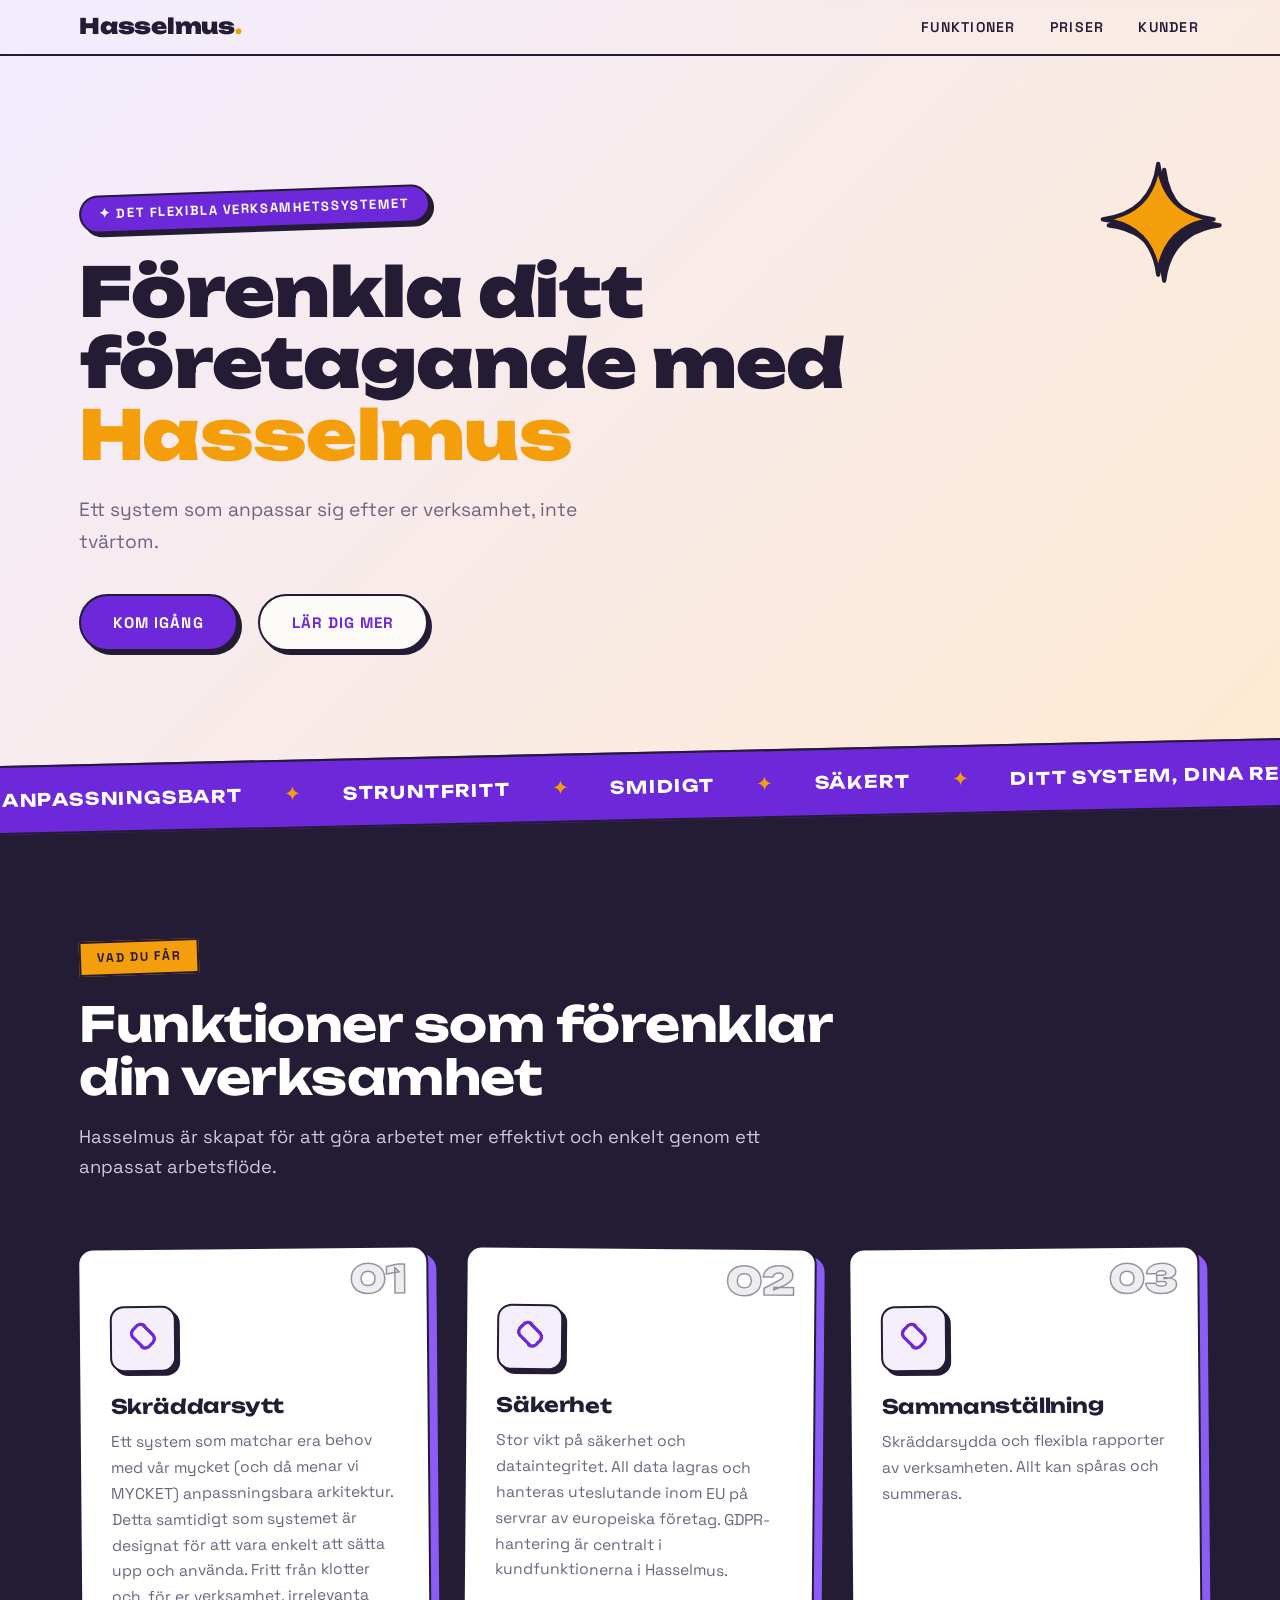
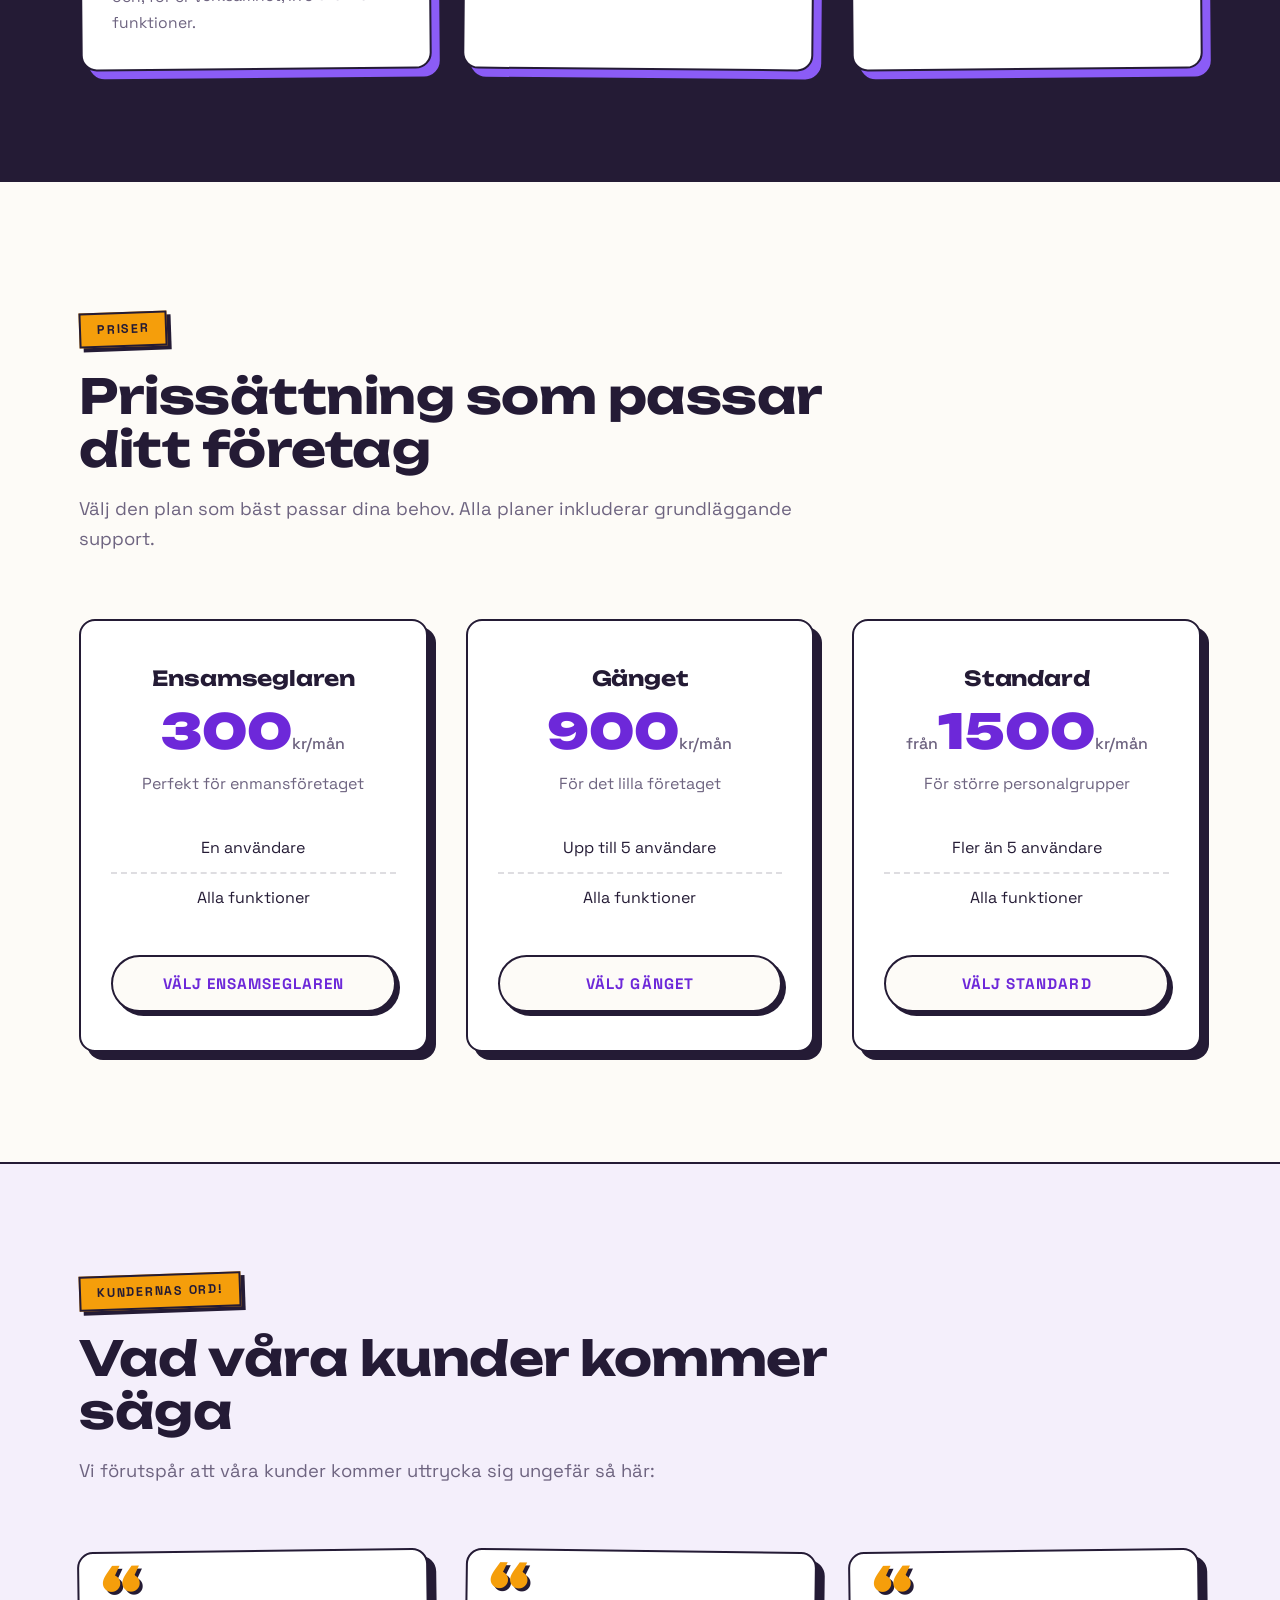
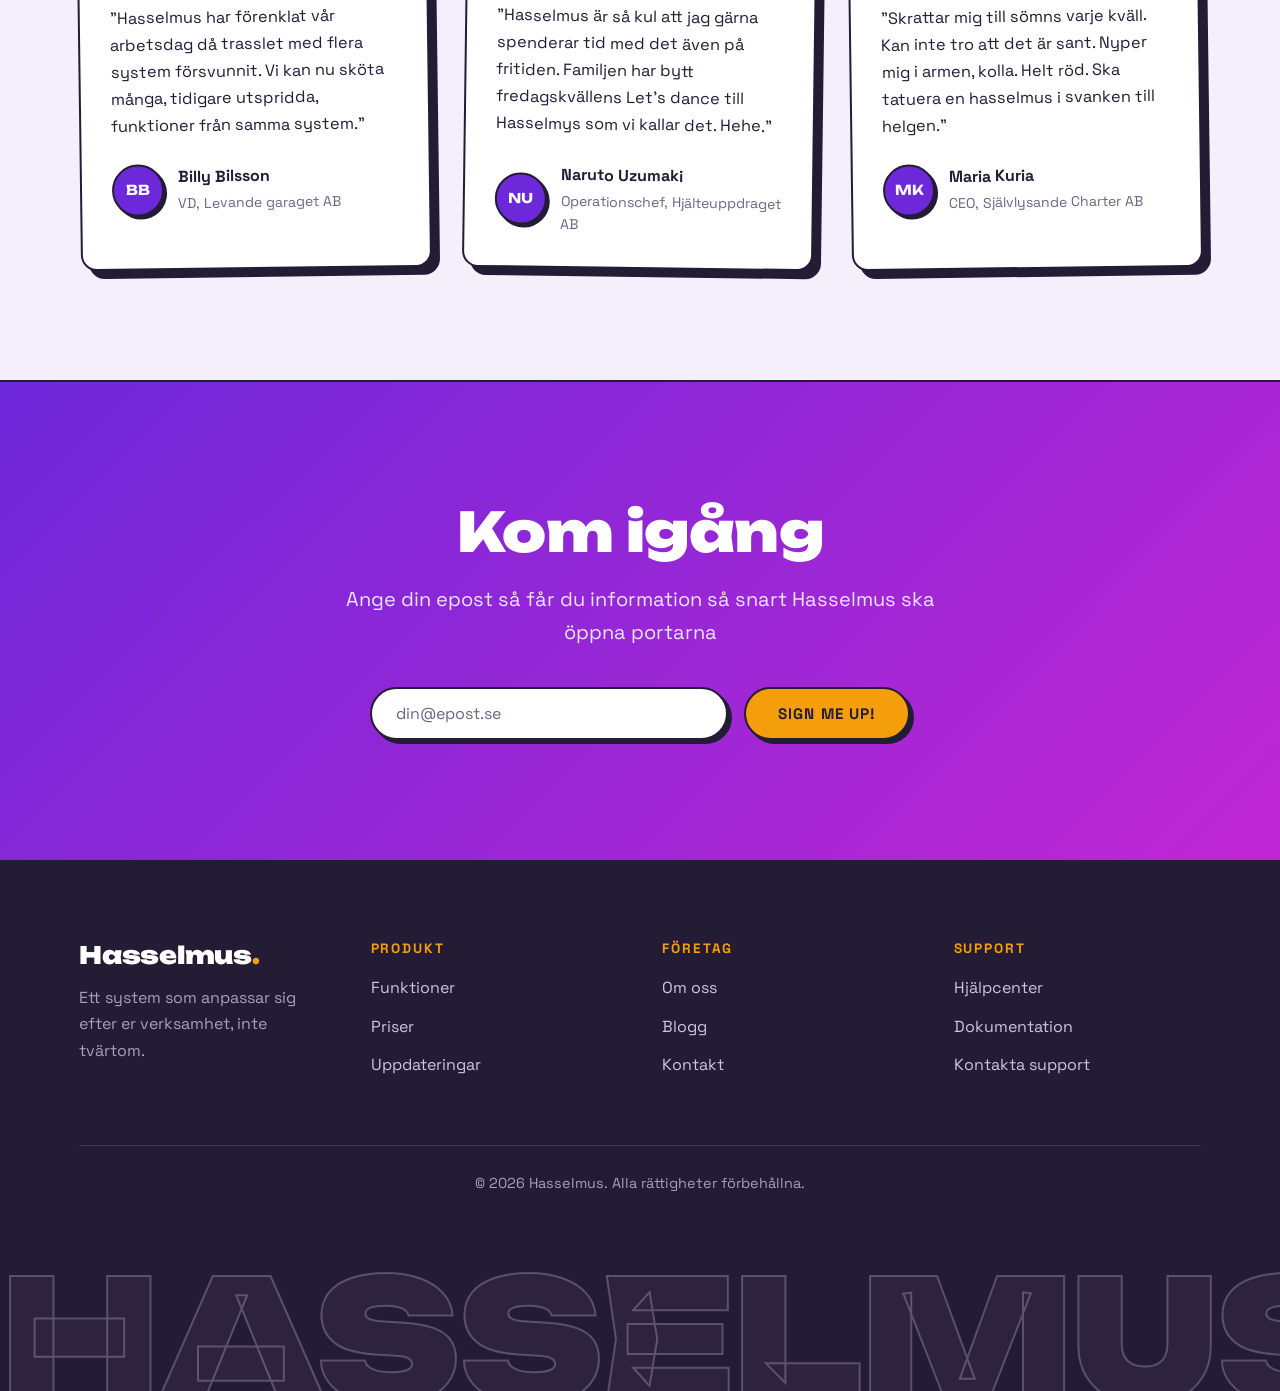
<file: index.html>
<!doctype html>
<html lang="sv">
  <head>
    <meta charset="UTF-8" />
    <meta name="viewport" content="width=device-width, initial-scale=1.0" />
    <title>Hasselmus - Det anpassningsbara verksamhetssystemet</title>

    <link
      href="https://fonts.googleapis.com/css2?family=Space+Grotesk:wght@400;500;700&family=Unbounded:wght@500;700;900&display=swap"
      rel="stylesheet"
    />
    <link rel="stylesheet" href="styles.css">
  </head>
  <body>
    <html-include src="sections/header.html"></html-include>
    <html-include src="sections/hero.html"></html-include>
    <html-include src="sections/marquee.html"></html-include>
    <html-include src="sections/features.html"></html-include>
    <html-include src="sections/pricing.html"></html-include>
    <html-include src="sections/testimonials.html"></html-include>
    <html-include src="sections/cta.html"></html-include>
    <html-include src="sections/footer.html"></html-include>

    <script src="script.js"></script>
  </body>
</html>
</file>
<file: styles.css>
/* ============================================
   HASSELMUS – Neo-brutalistiskt designsystem
   Violett + honungsgul, hårda skuggor, tjocka konturer
   ============================================ */

* {
  margin: 0;
  padding: 0;
  box-sizing: border-box;
}

:root {
  --primary: #6d28d9;
  --primary-bright: #8b5cf6;
  --primary-dark: #5b21b6;
  --accent: #f59e0b;
  --accent-dark: #d97706;
  --secondary: #f4effb;
  --cream: #fdfbf7;
  --dark: #241b35;
  --gray: #6e6480;

  --border: 2px solid var(--dark);
  --shadow-hard: 8px 8px 0 var(--dark);
  --shadow-hard-sm: 4px 4px 0 var(--dark);

  --font-display: 'Unbounded', sans-serif;
  --font-body: 'Space Grotesk', sans-serif;

  --transition: all 0.25s ease;
}

body {
  font-family: var(--font-body);
  color: var(--dark);
  line-height: 1.65;
  background-color: var(--cream);
  overflow-x: hidden;
}

::selection {
  background-color: var(--primary);
  color: white;
}

a {
  text-decoration: none;
}

ul {
  list-style: none;
}

.container {
  width: 90%;
  max-width: 1200px;
  margin: 0 auto;
  padding: 0 15px;
}

/* ---------- Typografi ---------- */
h1,
h2,
h3 {
  font-family: var(--font-display);
  line-height: 1.1;
  letter-spacing: -0.01em;
  overflow-wrap: break-word;
}

.section-header {
  max-width: 760px;
  margin: 0 0 64px;
}

.section-header h2 {
  font-size: clamp(1.9rem, 4vw, 3rem);
  font-weight: 700;
  margin-bottom: 18px;
}

.section-header p {
  font-size: 1.15rem;
  color: var(--gray);
}

.kicker {
  display: inline-block;
  background-color: var(--accent);
  color: var(--dark);
  border: var(--border);
  box-shadow: var(--shadow-hard-sm);
  padding: 5px 16px;
  font-weight: 700;
  font-size: 0.78rem;
  text-transform: uppercase;
  letter-spacing: 0.14em;
  transform: rotate(-2deg);
  margin-bottom: 24px;
}

/* ---------- Knappar ---------- */
.btn {
  display: inline-block;
  padding: 14px 32px;
  border-radius: 999px;
  border: var(--border);
  box-shadow: var(--shadow-hard-sm);
  font-family: var(--font-body);
  font-weight: 700;
  font-size: 0.95rem;
  text-transform: uppercase;
  letter-spacing: 0.07em;
  text-align: center;
  cursor: pointer;
  transition: var(--transition);
}

.btn:hover {
  transform: translate(-3px, -3px);
  box-shadow: 7px 7px 0 var(--dark);
}

.btn:active {
  transform: translate(1px, 1px);
  box-shadow: 2px 2px 0 var(--dark);
}

.btn-primary {
  background-color: var(--primary);
  color: white;
}

.btn-primary:hover {
  background-color: var(--primary-dark);
}

.btn-secondary {
  background-color: var(--cream);
  color: var(--primary);
}

.btn-secondary:hover {
  background-color: var(--primary);
  color: white;
}

/* ---------- Header ---------- */
.header {
  position: fixed;
  top: 0;
  left: 0;
  width: 100%;
  background-color: rgba(253, 251, 247, 0.92);
  backdrop-filter: blur(8px);
  border-bottom: var(--border);
  z-index: 1000;
  padding: 14px 0;
  transition: var(--transition);
}

.header .container {
  display: flex;
  justify-content: space-between;
  align-items: center;
}

.logo h2 {
  font-family: var(--font-display);
  font-weight: 900;
  font-size: 1.35rem;
  color: var(--dark);
}

.logo h2::after {
  content: ".";
  color: var(--accent);
}

.navigation ul {
  display: flex;
}

.navigation ul li {
  margin-left: 30px;
}

.navigation ul li a {
  position: relative;
  color: var(--dark);
  font-weight: 600;
  font-size: 0.88rem;
  text-transform: uppercase;
  letter-spacing: 0.09em;
  padding: 4px 2px;
}

.navigation ul li a::after {
  content: "";
  position: absolute;
  left: 0;
  bottom: -3px;
  width: 100%;
  height: 3px;
  background-color: var(--accent);
  transform: scaleX(0);
  transform-origin: left;
  transition: transform 0.25s ease;
}

.navigation ul li a:hover::after {
  transform: scaleX(1);
}

/* ---------- Hero ---------- */
.hero {
  position: relative;
  padding: 190px 0 130px;
  background: linear-gradient(135deg, #f2ecff 0%, #ffead1 100%);
  border-bottom: var(--border);
}

.hero-content {
  position: relative;
  z-index: 1;
}

.hero-sticker {
  display: inline-block;
  background-color: var(--primary);
  color: white;
  border: var(--border);
  box-shadow: var(--shadow-hard-sm);
  padding: 6px 18px;
  border-radius: 999px;
  font-weight: 700;
  font-size: 0.82rem;
  text-transform: uppercase;
  letter-spacing: 0.12em;
  transform: rotate(-2deg);
  margin-bottom: 28px;
}

.hero-content h1 {
  font-size: clamp(1.85rem, 4.2vw + 0.9rem, 4.4rem);
  font-weight: 900;
  line-height: 1.05;
  margin-bottom: 24px;
}

.highlight {
  color: var(--accent);
}

.hero-content > p {
  font-size: 1.2rem;
  color: var(--gray);
  margin-bottom: 36px;
  max-width: 540px;
}

.hero-buttons {
  display: flex;
  flex-wrap: wrap;
  gap: 20px;
}

.hero-star {
  position: absolute;
  top: 150px;
  right: 3%;
  width: clamp(100px, 13vw, 180px);
  color: var(--accent);
  filter: drop-shadow(6px 6px 0 var(--dark));
  animation: spin 16s linear infinite;
}

.hero-star svg {
  display: block;
  width: 100%;
  height: auto;
}

@keyframes spin {
  to {
    transform: rotate(360deg);
  }
}

/* ---------- Marquee ---------- */
.marquee {
  background-color: var(--primary);
  border-top: var(--border);
  border-bottom: var(--border);
  transform: rotate(-1.25deg) scale(1.03);
  margin: -30px 0;
  overflow: hidden;
  z-index: 5;
  position: relative;
  pointer-events: none;
}

.marquee-track {
  display: flex;
  width: max-content;
  animation: marquee 48s linear infinite;
}

.marquee-group {
  display: flex;
  align-items: center;
  gap: 2.5rem;
  padding: 15px 1.25rem;
}

.marquee-group span {
  font-family: var(--font-display);
  font-weight: 700;
  font-size: 1.05rem;
  letter-spacing: 0.08em;
  text-transform: uppercase;
  color: white;
  white-space: nowrap;
}

.marquee-group i {
  font-style: normal;
  font-size: 1.25rem;
  color: var(--accent);
}

@keyframes marquee {
  to {
    transform: translateX(-50%);
  }
}

/* ---------- Funktioner (mörk sektion) ---------- */
.features {
  padding: 150px 0 110px;
  background-color: var(--dark);
  border-bottom: var(--border);
}

.features .section-header h2 {
  color: white;
}

.features .section-header p {
  color: #cfc4e4;
}

.features-grid {
  display: grid;
  grid-template-columns: repeat(auto-fit, minmax(250px, 1fr));
  gap: 34px;
}

.feature-card {
  position: relative;
  background-color: white;
  border: var(--border);
  border-radius: 16px;
  box-shadow: 8px 8px 0 var(--primary-bright);
  padding: 56px 30px 32px;
  text-align: left;
  transition: var(--transition);
}

.features-grid .feature-card:nth-child(odd) {
  transform: rotate(-0.5deg);
}

.features-grid .feature-card:nth-child(even) {
  transform: rotate(0.5deg);
}

.features-grid .feature-card:hover {
  transform: rotate(0deg) translateY(-6px);
  box-shadow: 12px 12px 0 var(--accent);
}

.feature-number {
  position: absolute;
  top: 12px;
  right: 20px;
  font-family: var(--font-display);
  font-weight: 900;
  font-size: 2.4rem;
  line-height: 1;
  color: rgba(36, 27, 53, 0.08);
  -webkit-text-stroke: 1.5px rgba(36, 27, 53, 0.45);
}

.feature-icon {
  width: 66px;
  height: 66px;
  background-color: var(--secondary);
  border: var(--border);
  border-radius: 14px;
  box-shadow: var(--shadow-hard-sm);
  display: flex;
  align-items: center;
  justify-content: center;
  color: var(--primary);
  margin-bottom: 24px;
  transition: var(--transition);
}

.feature-card:hover .feature-icon {
  transform: rotate(-8deg) scale(1.06);
  background-color: rgba(245, 158, 11, 0.25);
}

.feature-card h3 {
  font-size: 1.25rem;
  font-weight: 700;
  margin-bottom: 12px;
}

.feature-card p {
  color: var(--gray);
  font-size: 0.98rem;
}

/* ---------- Priser ---------- */
.pricing {
  padding: 130px 0 110px;
  background-color: var(--cream);
}

.pricing-grid {
  display: grid;
  grid-template-columns: repeat(auto-fit, minmax(280px, 1fr));
  gap: 38px;
  align-items: stretch;
}

.pricing-card {
  position: relative;
  overflow: hidden;
  display: flex;
  flex-direction: column;
  background-color: white;
  border: var(--border);
  border-radius: 16px;
  box-shadow: var(--shadow-hard);
  padding: 46px 30px 38px;
  text-align: center;
  transition: var(--transition);
}

.pricing-card:hover {
  transform: translateY(-6px);
  box-shadow: 12px 12px 0 var(--primary);
}

.pricing-name {
  font-size: 1.3rem;
  font-weight: 700;
  margin-bottom: 18px;
}

.pricing-price {
  font-family: var(--font-display);
  font-size: 3rem;
  font-weight: 900;
  color: var(--primary);
  line-height: 1;
  margin-bottom: 16px;
}

.pricing-price span {
  font-family: var(--font-body);
  font-size: 1rem;
  font-weight: 500;
  color: var(--gray);
}

.pricing-description {
  color: var(--gray);
  margin-bottom: 26px;
}

.pricing-features {
  list-style: none;
  margin-bottom: 32px;
}

.pricing-features li {
  padding: 11px 0;
  border-bottom: 2px dashed rgba(36, 27, 53, 0.15);
}

.pricing-features li:last-child {
  border-bottom: none;
}

.pricing-card .btn {
  margin-top: auto;
}

.popular::before {
  content: "Mest populär";
  position: absolute;
  top: 18px;
  right: -34px;
  background-color: var(--accent);
  color: var(--dark);
  border: var(--border);
  padding: 5px 40px;
  font-size: 0.75rem;
  font-weight: 700;
  text-transform: uppercase;
  letter-spacing: 0.12em;
  transform: rotate(45deg);
}

.pricing-card.popular {
  background-color: var(--primary);
  box-shadow: 10px 10px 0 var(--accent);
  transform: scale(1.03);
}

.pricing-card.popular:hover {
  transform: scale(1.03) translateY(-6px);
  box-shadow: 14px 14px 0 var(--accent);
}

.pricing-card.popular .pricing-name {
  color: white;
}

.pricing-card.popular .pricing-price {
  color: var(--accent);
}

.pricing-card.popular .pricing-price span {
  color: #d9c9f5;
}

.pricing-card.popular .pricing-description {
  color: #cbb8ef;
}

.pricing-card.popular .pricing-features li {
  border-color: rgba(255, 255, 255, 0.2);
  color: #ece4fb;
}

.pricing-card.popular .btn-primary {
  background-color: var(--accent);
  color: var(--dark);
}

.pricing-card.popular .btn-primary:hover {
  background-color: var(--accent-dark);
  color: var(--dark);
}

/* ---------- Kunder ---------- */
.testimonials {
  padding: 110px 0;
  background-color: var(--secondary);
  border-top: var(--border);
  border-bottom: var(--border);
}

.testimonials-grid {
  display: grid;
  grid-template-columns: repeat(auto-fit, minmax(280px, 1fr));
  gap: 34px;
}

.testimonial-card {
  position: relative;
  background-color: white;
  border: var(--border);
  border-radius: 16px;
  box-shadow: var(--shadow-hard);
  padding: 52px 30px 30px;
  transition: var(--transition);
}

.testimonials-grid .testimonial-card:nth-child(odd) {
  transform: rotate(-0.75deg);
}

.testimonials-grid .testimonial-card:nth-child(even) {
  transform: rotate(0.75deg);
}

.testimonials-grid .testimonial-card:hover {
  transform: rotate(0deg) translateY(-6px);
  box-shadow: 12px 12px 0 var(--accent);
}

.testimonial-card::before {
  content: "\201C";
  position: absolute;
  top: 4px;
  left: 22px;
  font-family: var(--font-display);
  font-weight: 900;
  font-size: 4rem;
  line-height: 1;
  color: var(--accent);
  text-shadow: 3px 3px 0 var(--dark);
}

.testimonial-content {
  margin-bottom: 24px;
  font-size: 1.02rem;
  color: var(--dark);
}

.testimonial-author {
  display: flex;
  align-items: center;
  gap: 14px;
}

.avatar {
  display: flex;
  align-items: center;
  justify-content: center;
  width: 52px;
  height: 52px;
  flex-shrink: 0;
  border-radius: 50%;
  background-color: var(--primary);
  color: white;
  border: var(--border);
  box-shadow: 3px 3px 0 var(--dark);
  font-family: var(--font-display);
  font-weight: 700;
  font-size: 0.85rem;
}

.testimonial-author h4 {
  font-family: var(--font-body);
  font-weight: 700;
  margin-bottom: 2px;
}

.testimonial-author p {
  color: var(--gray);
  font-size: 0.88rem;
}

/* ---------- CTA ---------- */
.cta {
  padding: 120px 0;
  background: linear-gradient(135deg, #6d28d9 0%, #c026d3 100%);
  color: white;
  text-align: center;
  border-bottom: var(--border);
}

.cta-title {
  font-size: clamp(2.1rem, 5vw, 3.4rem);
  font-weight: 900;
  margin-bottom: 22px;
}

.cta-description {
  font-size: 1.25rem;
  max-width: 640px;
  margin: 0 auto 38px;
  color: #ede4fd;
}

.cta-form {
  display: flex;
  justify-content: center;
  gap: 16px;
  max-width: 540px;
  margin: 0 auto;
}

.cta-form input {
  flex: 1;
  min-width: 0;
  padding: 14px 24px;
  border: var(--border);
  border-radius: 999px;
  box-shadow: var(--shadow-hard-sm);
  background-color: white;
  color: var(--dark);
  font-family: var(--font-body);
  font-size: 1rem;
  transition: var(--transition);
}

.cta-form input::placeholder {
  color: var(--gray);
}

.cta-form input:focus {
  outline: none;
  transform: translate(-3px, -3px);
  box-shadow: 7px 7px 0 var(--dark);
}

.cta .btn-primary {
  background-color: var(--accent);
  color: var(--dark);
}

.cta .btn-primary:hover {
  background-color: var(--accent-dark);
  color: var(--dark);
}

/* ---------- Footer ---------- */
.footer {
  position: relative;
  overflow: hidden;
  padding: 80px 0 0;
  background-color: var(--dark);
  color: white;
}

.footer-content {
  display: grid;
  grid-template-columns: repeat(auto-fit, minmax(220px, 1fr));
  gap: 44px;
  margin-bottom: 54px;
}

.footer-logo h2 {
  font-family: var(--font-display);
  font-weight: 900;
  color: white;
  margin-bottom: 16px;
}

.footer-logo h2::after {
  content: ".";
  color: var(--accent);
}

.footer-logo p {
  color: #a99fc0;
  margin-bottom: 24px;
}

.footer-links h3 {
  font-family: var(--font-body);
  font-size: 0.85rem;
  font-weight: 700;
  text-transform: uppercase;
  letter-spacing: 0.14em;
  color: var(--accent);
  margin-bottom: 18px;
}

.footer-links ul li {
  margin-bottom: 12px;
}

.footer-links ul li a {
  color: #cfc4e4;
  transition: var(--transition);
}

.footer-links ul li a:hover {
  color: var(--accent);
  padding-left: 6px;
}

.footer-social {
  display: flex;
  gap: 14px;
}

.footer-social a {
  display: flex;
  align-items: center;
  justify-content: center;
  width: 44px;
  height: 44px;
  border: 2px solid #cfc4e4;
  border-radius: 50%;
  color: white;
  font-weight: 700;
  font-size: 0.85rem;
  transition: var(--transition);
}

.footer-social a:hover {
  background-color: var(--accent);
  border-color: var(--dark);
  color: var(--dark);
  transform: rotate(-8deg);
}

.footer-bottom {
  text-align: center;
  padding: 26px 0;
  border-top: 1px solid rgba(255, 255, 255, 0.14);
  color: #a99fc0;
  font-size: 0.9rem;
}

.footer-wordmark {
  font-family: var(--font-display);
  font-weight: 900;
  font-size: clamp(3.4rem, 13.5vw, 10.5rem);
  line-height: 0.95;
  text-transform: uppercase;
  letter-spacing: -0.02em;
  text-align: center;
  color: rgba(207, 196, 228, 0.05);
  -webkit-text-stroke: 2px rgba(207, 196, 228, 0.3);
  user-select: none;
  transform: translateY(18%);
  margin-top: 10px;
}

/* ---------- Responsivt ---------- */
@media (max-width: 768px) {
  .header .container {
    flex-direction: column;
    justify-content: center;
    align-items: center;
    gap: 14px;
  }

  .logo,
  .navigation {
    text-align: center;
  }

  .navigation ul {
    flex-wrap: wrap;
    justify-content: center;
  }

  .navigation ul li {
    margin: 4px 8px;
  }

  .navigation ul li a {
    font-size: 0.78rem;
    letter-spacing: 0.04em;
  }

  h1,
  h2,
  h3 {
    hyphens: auto;
    -webkit-hyphens: auto;
  }

  .hero {
    padding: 160px 0 110px;
  }

  .hero-star {
    display: none;
  }

  .marquee-group span {
    font-size: 0.9rem;
  }

  .pricing-card,
  .testimonial-card {
    box-shadow: 5px 5px 0 var(--dark);
  }

  .feature-card {
    box-shadow: 5px 5px 0 var(--primary-bright);
  }

  .pricing-card.popular {
    box-shadow: 6px 6px 0 var(--accent);
    transform: none;
  }

  .pricing-card.popular:hover {
    transform: translateY(-6px);
  }

  .features-grid .feature-card,
  .testimonials-grid .testimonial-card {
    transform: none;
  }
}

@media (max-width: 480px) {
  .hero {
    padding: 140px 0 90px;
  }

  .hero-buttons .btn {
    width: 100%;
  }

  .cta-form {
    flex-direction: column;
  }

  .kicker {
    font-size: 0.7rem;
  }
}

@media (prefers-reduced-motion: reduce) {
  *,
  *::before,
  *::after {
    animation-duration: 0.01ms !important;
    animation-iteration-count: 1 !important;
    transition-duration: 0.01ms !important;
  }
}
</file>
